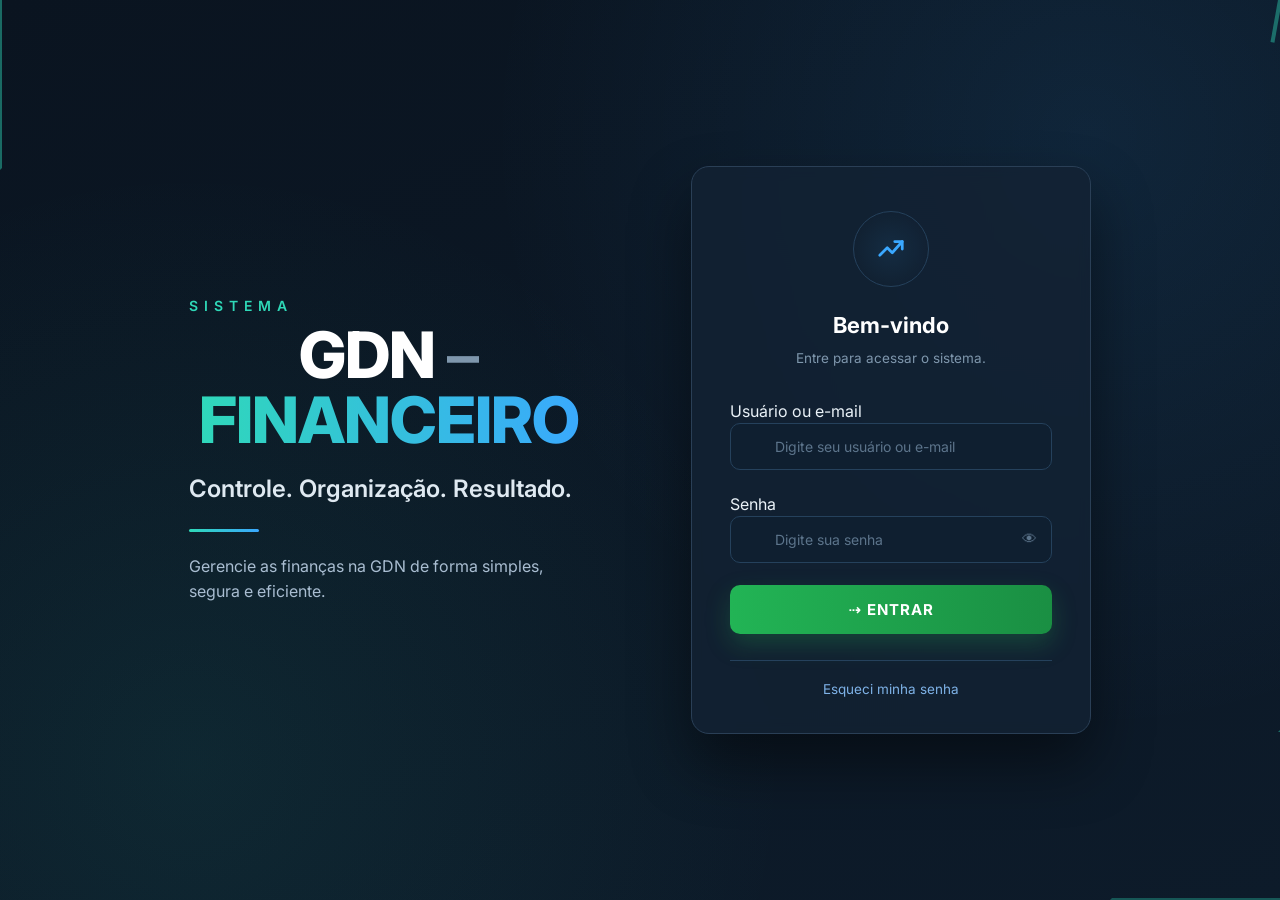
<file: index.html>
<!DOCTYPE html>
<html lang="pt-BR">

<head>
  <meta charset="UTF-8">
  <meta name="viewport" content="width=device-width, initial-scale=1.0">
  <link rel="icon" type="image/jpeg" href="assets/icon/favicon.jpeg">
  <title>GDN - Financeiro</title>
  <link rel="stylesheet" href="css/style.css">
</head>

<body class="login-page">

  <div class="stage">
    <div class="corner tl"></div>
    <div class="corner br"></div>

    <!-- decorative chart line: bottom-left to top-right, fully responsive -->
    <svg class="chart-bg" viewBox="0 0 1000 600" preserveAspectRatio="none" xmlns="http://www.w3.org/2000/svg">
      <defs>
        <linearGradient id="barGrad" x1="0" y1="1" x2="1" y2="0">
          <stop offset="0%" stop-color="#3aa8ff" stop-opacity="0.05" />
          <stop offset="100%" stop-color="#2fd9b8" stop-opacity="0.45" />
        </linearGradient>
      </defs>
      <g fill="url(#barGrad)">
        <rect class="bar" x="10" y="555" width="55" height="45" />
        <rect class="bar" x="100" y="500" width="55" height="100" />
        <rect class="bar" x="190" y="450" width="55" height="150" />
        <rect class="bar" x="280" y="390" width="55" height="210" />
        <rect class="bar" x="370" y="330" width="55" height="270" />
        <rect class="bar" x="460" y="275" width="55" height="325" />
        <rect class="bar" x="550" y="215" width="55" height="385" />
        <rect class="bar" x="640" y="160" width="55" height="440" />
        <rect class="bar" x="730" y="100" width="55" height="500" />
        <rect class="bar" x="820" y="45" width="55" height="555" />
        <rect class="bar" x="910" y="5" width="55" height="595" />
      </g>
      <polyline class="chart-line"
        points="0,600 37,577 127,550 217,525 307,495 397,465 487,437 577,407 667,380 757,350 847,322 937,302 1000,0"
        fill="none" stroke="#2fd9b8" stroke-width="4" opacity="0.85" vector-effect="non-scaling-stroke" />
      <circle class="dot-ring" cx="1000" cy="0" r="9" fill="none" stroke="#2fd9b8" stroke-width="3" />
      <circle class="dot-core" cx="1000" cy="0" r="7" fill="#2fd9b8" />
    </svg>

    <div class="left">
      <div class="eyebrow">SISTEMA</div>
      <h1 class="title">
        <span class="gdn-word">GDN</span> <span class="dash">–</span>
        <span class="fin-word">FINANCEIRO</span>
      </h1>
      <p class="tagline">Controle. Organização. Resultado.</p>
      <div class="rule"></div>
      <p class="desc">Gerencie as finanças na GDN de forma simples, segura e eficiente.</p>
    </div>

    <div class="card">
      <div class="card-icon">
        <svg width="30" height="30" viewBox="0 0 24 24" fill="none">
          <path d="M3 17L9 11L13 15L21 6" stroke="#3aa8ff" stroke-width="2.2" stroke-linecap="round"
            stroke-linejoin="round" />
          <path d="M15 6H21V12" stroke="#3aa8ff" stroke-width="2.2" stroke-linecap="round" stroke-linejoin="round" />
        </svg>
      </div>
      <h2>Bem-vindo</h2>
      <p class="sub">Entre para acessar o sistema.</p>

      <form id="formLogin">
        <label for="nomeUsuario">Usuário ou e-mail</label>
        <div class="field">
          <input type="text" id="nomeUsuario" name="nomeUsuario" placeholder="Digite seu usuário ou e-mail" required>
        </div>

        <label for="senha">Senha</label>
        <div class="field">
          <input type="password" id="senha" name="senha" placeholder="Digite sua senha" required>
          <span class="eye" onclick="alternarVisibilidadeSenha()">&#128065;</span>
        </div>

        <p id="mensagemErro" class="mensagem-erro"></p>

        <button class="btn" type="button" onclick="fazerLogin()">&#8674; ENTRAR</button>
      </form>

      <div class="divider">
        <div class="line"></div>
      </div>

      <div class="forgot">Esqueci minha senha</div>
    </div>
  </div>

  <script src="js/config.js"></script>
  <script src="js/login.js"></script>
</body>

</html>
</file>
<file: css/style.css>
/* ================================================================
   style.css — Visual unificado do sistema Financeiro
   Dark mode é o padrão. Light mode via [data-theme="light"].
   Inclui estilos da tela de login.
   ================================================================ */
@import url('https://fonts.googleapis.com/css2?family=Inter:wght@400;500;600;700;800&display=swap');

/* ========== Design Tokens — Dark (padrão) ========== */
:root {
    --bg-1: #0a1420;
    --bg-2: #0d1b2a;
    --panel: #132234cc;
    --panel-solid: #132234;
    --panel-border: #2a3f56;
    --field: #0f1f30;
    --field-border: #25415c;
    --teal: #2fd9b8;
    --blue: #3aa8ff;
    --green: #22b455;
    --green-2: #1a8f43;
    --red: #e54545;
    --red-2: #c03030;
    --text-white: #eaf2f8;
    --text-dim: #7f97ad;
    --text-mid: #a9bdd1;
    --text-label: #cdd9e4;
    --shadow-card: rgba(0, 0, 0, 0.45);
    --date-invert: 0.7;
    --transition-speed: 0.3s;
}

/* ========== Design Tokens — Light ========== */
[data-theme="light"] {
    --bg-1: #e8eef4;
    --bg-2: #f0f4f8;
    --panel: rgba(255, 255, 255, 0.85);
    --panel-solid: #ffffff;
    --panel-border: #cbd5e1;
    --field: #f1f5f9;
    --field-border: #cbd5e1;
    --text-white: #1e293b;
    --text-dim: #64748b;
    --text-mid: #475569;
    --text-label: #334155;
    --shadow-card: rgba(0, 0, 0, 0.08);
    --date-invert: 0;
}

/* ========== Reset ========== */
* {
    box-sizing: border-box;
    margin: 0;
    padding: 0;
}

/* ========== Body ========== */
body {
    font-family: 'Inter', system-ui, -apple-system, sans-serif;
    min-height: 100vh;
    background:
        radial-gradient(circle at 15% 85%, rgba(47, 217, 184, 0.08), transparent 45%),
        radial-gradient(circle at 85% 15%, rgba(58, 168, 255, 0.10), transparent 45%),
        linear-gradient(160deg, var(--bg-1) 0%, var(--bg-2) 100%);
    color: var(--text-white);
    line-height: 1.5;
    padding: 2rem;
    transition: background var(--transition-speed) ease, color var(--transition-speed) ease;
}

/* ========== Navegação ========== */
.nav-bar {
    display: flex;
    align-items: center;
    justify-content: center;
    gap: 8px;
    margin-bottom: 2rem;
}

.nav-bar a {
    color: var(--text-dim);
    text-decoration: none;
    font-size: 13.5px;
    font-weight: 600;
    letter-spacing: 0.5px;
    padding: 8px 18px;
    border-radius: 8px;
    border: 1px solid transparent;
    transition: all 0.2s ease;
}

.nav-bar a:hover {
    color: var(--teal);
    border-color: var(--panel-border);
    background: rgba(47, 217, 184, 0.06);
}

.nav-bar a.active {
    color: var(--teal);
    border-color: var(--teal);
    background: rgba(47, 217, 184, 0.08);
}

.nav-bar .separator {
    color: var(--panel-border);
    font-size: 14px;
    user-select: none;
}

/* ========== Títulos ========== */
h1 {
    text-align: center;
    font-size: 32px;
    font-weight: 800;
    margin-bottom: 2rem;
    letter-spacing: -0.5px;
    background: linear-gradient(90deg, var(--teal), var(--blue));
    -webkit-background-clip: text;
    background-clip: text;
    color: transparent;
}

/* ========== Botão Dark Mode ========== */
.dark-mode-toggle {
    position: fixed;
    top: 1.25rem;
    right: 1.25rem;
    z-index: 1000;
    background: var(--panel);
    border: 1px solid var(--panel-border);
    border-radius: 50%;
    width: 48px;
    height: 48px;
    display: flex;
    align-items: center;
    justify-content: center;
    cursor: pointer;
    font-size: 1.35rem;
    box-shadow: 0 2px 12px var(--shadow-card);
    backdrop-filter: blur(6px);
    transition: all var(--transition-speed) ease;
}

.dark-mode-toggle:hover {
    transform: scale(1.1) rotate(15deg);
    box-shadow: 0 4px 20px var(--shadow-card);
}

.dark-mode-toggle:active {
    transform: scale(0.95);
}

.dark-mode-toggle .icon {
    display: inline-block;
    line-height: 1;
    transition: transform 0.4s ease;
}

/* ========== Card do Formulário ========== */
#formPagamentos {
    background: var(--panel);
    max-width: 600px;
    margin: 0 auto;
    padding: 44px 38px 34px;
    border-radius: 18px;
    border: 1px solid var(--panel-border);
    box-shadow: 0 30px 60px var(--shadow-card);
    backdrop-filter: blur(6px);
    transition: background var(--transition-speed) ease, border-color var(--transition-speed) ease, box-shadow var(--transition-speed) ease;
}

/* ========== Campos ========== */
.campo {
    margin-bottom: 22px;
}

.campo label {
    display: block;
    font-size: 13px;
    font-weight: 600;
    color: var(--text-label);
    margin-bottom: 8px;
    transition: color var(--transition-speed) ease;
}

.campo input[type="text"],
.campo input[type="date"],
.campo input[type="file"],
.campo textarea {
    width: 100%;
    background: var(--field);
    border: 1px solid var(--field-border);
    border-radius: 10px;
    padding: 14px 16px;
    color: var(--text-white);
    font-size: 14px;
    font-family: inherit;
    outline: none;
    transition: border-color 0.15s ease, background var(--transition-speed) ease, color var(--transition-speed) ease;
}

.campo input::placeholder,
.campo textarea::placeholder {
    color: #5c748b;
}

[data-theme="light"] .campo input::placeholder,
[data-theme="light"] .campo textarea::placeholder {
    color: #94a3b8;
}

.campo input:focus,
.campo textarea:focus {
    border-color: var(--teal);
    box-shadow: 0 0 0 3px rgba(47, 217, 184, 0.12);
}

.campo input[type="file"] {
    cursor: pointer;
    padding: 11px 16px;
}

/* Input date — ajuste do picker */
.campo input[type="date"]::-webkit-calendar-picker-indicator {
    filter: invert(var(--date-invert));
    cursor: pointer;
}

.campo textarea {
    resize: vertical;
    min-height: 100px;
}

/* ========== Botões do Formulário ========== */
#formPagamentos button {
    width: 100%;
    padding: 15px;
    border-radius: 10px;
    font-size: 15px;
    font-weight: 700;
    font-family: inherit;
    letter-spacing: 0.5px;
    cursor: pointer;
    transition: transform 0.12s ease, box-shadow 0.12s ease, background 0.15s ease;
    border: none;
}

/* Botão principal (Salvar / Atualizar) */
#formPagamentos button[onclick="salvarPagamento()"],
#formPagamentos button[onclick="atualizarPagamento()"] {
    background: linear-gradient(90deg, var(--green), var(--green-2));
    color: #fff;
    margin-bottom: 10px;
    margin-top: 8px;
    box-shadow: 0 10px 24px rgba(34, 180, 85, 0.25);
}

#formPagamentos button[onclick="salvarPagamento()"]:hover,
#formPagamentos button[onclick="atualizarPagamento()"]:hover {
    transform: translateY(-1px);
    box-shadow: 0 14px 28px rgba(34, 180, 85, 0.32);
}

/* Botão secundário (Limpar) */
#formPagamentos button[onclick="limparFormulario()"] {
    background: transparent;
    color: var(--text-dim);
    border: 1px solid var(--field-border);
    margin-bottom: 10px;
}

#formPagamentos button[onclick="limparFormulario()"]:hover {
    color: var(--text-white);
    border-color: var(--text-dim);
    background: rgba(127, 151, 173, 0.08);
}

/* Botão de link (Ver pagamentos / Voltar) */
#formPagamentos button[onclick*="location.href"] {
    background: transparent;
    color: var(--blue);
    border: 1px solid rgba(58, 168, 255, 0.3);
}

#formPagamentos button[onclick*="location.href"]:hover {
    border-color: var(--blue);
    background: rgba(58, 168, 255, 0.08);
}

/* Botão solto no body (Voltar para o cadastro) */
body > button:not(.dark-mode-toggle) {
    display: block;
    margin: 2rem auto 0;
    background: transparent;
    color: var(--blue);
    border: 1px solid rgba(58, 168, 255, 0.3);
    padding: 14px 28px;
    border-radius: 10px;
    font-size: 14px;
    font-weight: 700;
    font-family: inherit;
    letter-spacing: 0.5px;
    cursor: pointer;
    transition: all 0.15s ease;
}

body > button:not(.dark-mode-toggle):hover {
    border-color: var(--blue);
    background: rgba(58, 168, 255, 0.08);
}

/* ========== Tabela ========== */
#tabelaPagamentos {
    width: 100%;
    max-width: 1200px;
    margin: 0 auto;
    border-collapse: separate;
    border-spacing: 0;
    background: var(--panel);
    border: 1px solid var(--panel-border);
    border-radius: 18px;
    overflow: hidden;
    box-shadow: 0 30px 60px var(--shadow-card);
    font-size: 13.5px;
    backdrop-filter: blur(6px);
    transition: background var(--transition-speed) ease, border-color var(--transition-speed) ease;
}

#tabelaPagamentos thead {
    background: linear-gradient(90deg, rgba(47, 217, 184, 0.12), rgba(58, 168, 255, 0.12));
}

[data-theme="light"] #tabelaPagamentos thead {
    background: linear-gradient(90deg, rgba(47, 217, 184, 0.18), rgba(58, 168, 255, 0.18));
}

#tabelaPagamentos th {
    padding: 16px 18px;
    text-align: left;
    font-weight: 700;
    font-size: 12px;
    letter-spacing: 0.8px;
    text-transform: uppercase;
    color: var(--teal);
    white-space: nowrap;
    border-bottom: 1px solid var(--panel-border);
}

#tabelaPagamentos td {
    padding: 14px 18px;
    border-bottom: 1px solid rgba(42, 63, 86, 0.5);
    color: var(--text-mid);
    vertical-align: middle;
    transition: color var(--transition-speed) ease;
}

[data-theme="light"] #tabelaPagamentos td {
    border-bottom-color: var(--panel-border);
}

#tabelaPagamentos tbody tr:last-child td {
    border-bottom: none;
}

/* Hover na linha */
#tabelaPagamentos tbody tr {
    transition: background 0.15s ease;
}

#tabelaPagamentos tbody tr:hover {
    background: rgba(47, 217, 184, 0.04);
}

[data-theme="light"] #tabelaPagamentos tbody tr:hover {
    background: rgba(47, 217, 184, 0.08);
}

/* Botões de ação na tabela */
#tabelaPagamentos button {
    padding: 8px 16px;
    border-radius: 8px;
    font-size: 12px;
    font-weight: 700;
    font-family: inherit;
    letter-spacing: 0.5px;
    cursor: pointer;
    border: none;
    transition: transform 0.12s ease, box-shadow 0.12s ease;
    margin-right: 6px;
}

#tabelaPagamentos button.btn-editar,
#tabelaPagamentos button[onclick*="editarPagamento"] {
    background: linear-gradient(90deg, #2a7fff, #1a5fd0);
    color: #fff;
    box-shadow: 0 4px 12px rgba(42, 127, 255, 0.25);
}

#tabelaPagamentos button.btn-editar:hover,
#tabelaPagamentos button[onclick*="editarPagamento"]:hover {
    transform: translateY(-1px);
    box-shadow: 0 6px 16px rgba(42, 127, 255, 0.35);
}

#tabelaPagamentos button.btn-excluir,
#tabelaPagamentos button[onclick*="excluirPagamento"] {
    background: linear-gradient(90deg, var(--red), var(--red-2));
    color: #fff;
    box-shadow: 0 4px 12px rgba(229, 69, 69, 0.25);
}

#tabelaPagamentos button.btn-excluir:hover,
#tabelaPagamentos button[onclick*="excluirPagamento"]:hover {
    transform: translateY(-1px);
    box-shadow: 0 6px 16px rgba(229, 69, 69, 0.35);
}

/* Link de anexo na tabela */
#tabelaPagamentos a {
    display: inline-block;
    padding: 7px 14px;
    background: linear-gradient(90deg, rgba(58, 168, 255, 0.15), rgba(47, 217, 184, 0.15));
    color: var(--blue);
    text-decoration: none;
    border-radius: 8px;
    font-size: 12px;
    font-weight: 700;
    letter-spacing: 0.3px;
    border: 1px solid rgba(58, 168, 255, 0.25);
    transition: all 0.15s ease;
}

#tabelaPagamentos a:hover {
    background: rgba(58, 168, 255, 0.22);
    border-color: var(--blue);
}

/* ================================================================
   TELA DE LOGIN (login.html)
   ================================================================ */

/* Login — layout principal */
body.login-page {
    padding: 0;
    overflow: hidden;
    height: 100%;
}

html.login-root {
    height: 100%;
}

.stage {
    position: relative;
    width: 100%;
    height: 100vh;
    display: flex;
    align-items: center;
    justify-content: center;
    gap: 8vw;
    padding: 0 6vw;
}

/* Cantos decorativos */
.corner {
    position: absolute;
    width: 170px;
    height: 170px;
    border-top: 2px solid rgba(47, 217, 184, .55);
    opacity: .8;
}

.corner.tl {
    top: 0; left: 0;
    border-top: none;
    border-left: 2px solid rgba(47, 217, 184, .55);
    transform: skew(0deg);
    clip-path: polygon(0 0, 100% 0, 0 100%);
}

.corner.br {
    bottom: 0; right: 0;
    border-bottom: 2px solid rgba(47, 217, 184, .4);
    clip-path: polygon(100% 100%, 0 100%, 100% 0);
}

/* Lado esquerdo */
.left {
    max-width: 640px;
    position: relative;
    z-index: 2;
}

.eyebrow {
    color: var(--teal);
    font-weight: 600;
    font-size: 14px;
    letter-spacing: 6px;
    margin-bottom: 6px;
}

h1.title {
    font-size: 64px;
    line-height: 1.02;
    font-weight: 800;
    margin: 0 0 18px 0;
    letter-spacing: -1px;
    background: none;
    -webkit-background-clip: unset;
    background-clip: unset;
    color: #fff;
}

h1.title .gdn-word { color: #fff; }
h1.title .dash { color: var(--text-dim); font-weight: 600; }
h1.title .fin-word {
    background: linear-gradient(90deg, var(--teal), var(--blue));
    -webkit-background-clip: text;
    background-clip: text;
    color: transparent;
    display: block;
}

.tagline {
    font-size: 24px;
    font-weight: 600;
    color: #dfe9f1;
    margin: 0 0 22px 0;
}

.rule {
    width: 70px;
    height: 3px;
    background: linear-gradient(90deg, var(--teal), var(--blue));
    border-radius: 2px;
    margin-bottom: 22px;
}

.desc {
    font-size: 16px;
    line-height: 1.6;
    color: var(--text-mid);
    max-width: 400px;
}

/* Gráfico de fundo SVG */
.chart-bg {
    position: fixed;
    inset: 0;
    width: 100%;
    height: 100%;
    z-index: 0;
    opacity: .5;
    pointer-events: none;
}

/* Animações das barras do gráfico — LOOP contínuo */
.bar {
    transform-box: fill-box;
    transform-origin: bottom;
    transform: scaleY(0);
    opacity: 0;
    animation: barPulse 6s cubic-bezier(.22, 1, .36, 1) infinite;
}

.bar:nth-child(1)  { animation-delay: 0s; }
.bar:nth-child(2)  { animation-delay: .12s; }
.bar:nth-child(3)  { animation-delay: .24s; }
.bar:nth-child(4)  { animation-delay: .36s; }
.bar:nth-child(5)  { animation-delay: .48s; }
.bar:nth-child(6)  { animation-delay: .60s; }
.bar:nth-child(7)  { animation-delay: .72s; }
.bar:nth-child(8)  { animation-delay: .84s; }
.bar:nth-child(9)  { animation-delay: .96s; }
.bar:nth-child(10) { animation-delay: 1.08s; }
.bar:nth-child(11) { animation-delay: 1.20s; }

/* Barras: crescem (0→20%), seguram (20→55%), encolhem (55→75%), pausa (75→100%) */
@keyframes barPulse {
    0%   { transform: scaleY(0); opacity: 0; }
    20%  { transform: scaleY(1); opacity: 1; }
    55%  { transform: scaleY(1); opacity: 1; }
    75%  { transform: scaleY(0); opacity: 0; }
    100% { transform: scaleY(0); opacity: 0; }
}

/* Linha do gráfico — desenha e apaga em loop */
.chart-line {
    stroke-dasharray: 1700;
    stroke-dashoffset: 1700;
    animation: linePulse 6s ease-in-out infinite;
    animation-delay: .3s;
}

/* Linha: desenha (0→25%), segura (25→55%), apaga (55→80%), pausa (80→100%) */
@keyframes linePulse {
    0%   { stroke-dashoffset: 1700; opacity: 0.2; }
    25%  { stroke-dashoffset: 0;    opacity: 0.85; }
    55%  { stroke-dashoffset: 0;    opacity: 0.85; }
    80%  { stroke-dashoffset: -1700; opacity: 0.2; }
    100% { stroke-dashoffset: -1700; opacity: 0.2; }
}

/* Ponto no final da linha — aparece/desaparece com a linha */
.dot-core, .dot-ring {
    transform-box: fill-box;
    transform-origin: center;
    opacity: 0;
    animation: dotPulse 6s ease-in-out infinite;
    animation-delay: .3s;
}

/* Anel pulsante ao redor do ponto */
.dot-ring {
    animation: dotPulse 6s ease-in-out infinite, ringPulse 1.8s ease-out infinite;
    animation-delay: .3s, 1.6s;
}

@keyframes dotPulse {
    0%   { opacity: 0; }
    25%  { opacity: 1; }
    55%  { opacity: 1; }
    75%  { opacity: 0; }
    100% { opacity: 0; }
}

@keyframes ringPulse {
    0%   { transform: scale(1); opacity: .65; }
    100% { transform: scale(2.6); opacity: 0; }
}

@media (prefers-reduced-motion: reduce) {
    .bar, .chart-line, .dot-core, .dot-ring {
        animation: none !important;
        transform: none !important;
        opacity: 1 !important;
        stroke-dashoffset: 0 !important;
    }
}

/* Card do login */
.card {
    position: relative;
    z-index: 2;
    width: 400px;
    background: var(--panel);
    border: 1px solid var(--panel-border);
    border-radius: 18px;
    padding: 44px 38px 34px;
    backdrop-filter: blur(6px);
    box-shadow: 0 30px 60px rgba(0, 0, 0, .45);
}

.card-icon {
    width: 76px;
    height: 76px;
    margin: 0 auto 22px;
    border-radius: 50%;
    border: 1px solid var(--field-border);
    display: flex;
    align-items: center;
    justify-content: center;
    background: radial-gradient(circle, rgba(58, 168, 255, .08), transparent 70%);
}

.card h2 {
    text-align: center;
    font-size: 22px;
    font-weight: 700;
    margin: 0 0 6px;
    color: #fff;
}

.card .sub {
    text-align: center;
    font-size: 13.5px;
    color: var(--text-dim);
    margin: 0 0 30px;
}

/* Campos do login */
.field {
    position: relative;
    margin-bottom: 22px;
}

.field input {
    width: 100%;
    background: var(--field);
    border: 1px solid var(--field-border);
    border-radius: 10px;
    padding: 14px 16px 14px 44px;
    color: #eaf2f8;
    font-size: 14px;
    font-family: inherit;
    outline: none;
    transition: border-color .15s ease;
}

.field input::placeholder { color: #5c748b; }
.field input:focus { border-color: var(--teal); }

.field .icon {
    position: absolute;
    left: 15px;
    top: 50%;
    transform: translateY(-50%);
    color: #5c748b;
    font-size: 15px;
}

.field .eye {
    position: absolute;
    right: 15px;
    top: 50%;
    transform: translateY(-50%);
    color: #5c748b;
    font-size: 15px;
    cursor: pointer;
}

/* Mensagem de erro do login */
.mensagem-erro {
    color: #ff6b6b;
    font-size: 13px;
    text-align: center;
    margin: -10px 0 16px;
    display: none;
}

.mensagem-erro.visivel {
    display: block;
}

/* Botão do login */
.btn {
    width: 100%;
    background: linear-gradient(90deg, var(--green), var(--green-2));
    border: none;
    border-radius: 10px;
    padding: 15px;
    color: #fff;
    font-size: 15px;
    font-weight: 700;
    font-family: inherit;
    letter-spacing: 1px;
    cursor: pointer;
    display: flex;
    align-items: center;
    justify-content: center;
    gap: 10px;
    margin-top: 6px;
    box-shadow: 0 10px 24px rgba(34, 180, 85, .25);
    transition: transform .12s ease, box-shadow .12s ease;
}

.btn:hover {
    transform: translateY(-1px);
    box-shadow: 0 14px 28px rgba(34, 180, 85, .32);
}

.btn:disabled {
    opacity: .6;
    cursor: not-allowed;
    transform: none;
}

.divider {
    display: flex;
    align-items: center;
    gap: 14px;
    margin: 26px 0 18px;
}

.divider .line {
    flex: 1;
    height: 1px;
    background: var(--field-border);
}

.forgot {
    text-align: center;
    font-size: 13.5px;
    color: #7fb3e8;
    display: flex;
    align-items: center;
    justify-content: center;
    gap: 7px;
    cursor: pointer;
}

.forgot:hover { color: #a8cdf2; }

/* ========== Responsivo ========== */
@media (max-width: 980px) {
    .stage {
        flex-direction: column;
        justify-content: center;
        gap: 40px;
        padding: 40px 24px;
    }

    .left { text-align: center; }
    h1.title { font-size: 42px; }
    .rule { margin-left: auto; margin-right: auto; }
    .desc { margin: 0 auto; }
    .chart-bg { opacity: .25; }

    .card { width: 100%; max-width: 400px; }
}

@media (max-width: 768px) {
    body {
        padding: 1rem;
    }

    h1 {
        font-size: 24px;
    }

    #formPagamentos {
        padding: 28px 20px 24px;
    }

    .nav-bar {
        flex-wrap: wrap;
        gap: 4px;
    }

    .nav-bar a {
        font-size: 12px;
        padding: 6px 12px;
    }

    /* Scroll horizontal na tabela */
    #tabelaPagamentos {
        display: block;
        overflow-x: auto;
        white-space: nowrap;
    }

    .dark-mode-toggle {
        width: 40px;
        height: 40px;
        font-size: 1.1rem;
        top: 0.75rem;
        right: 0.75rem;
    }
}
</file>
